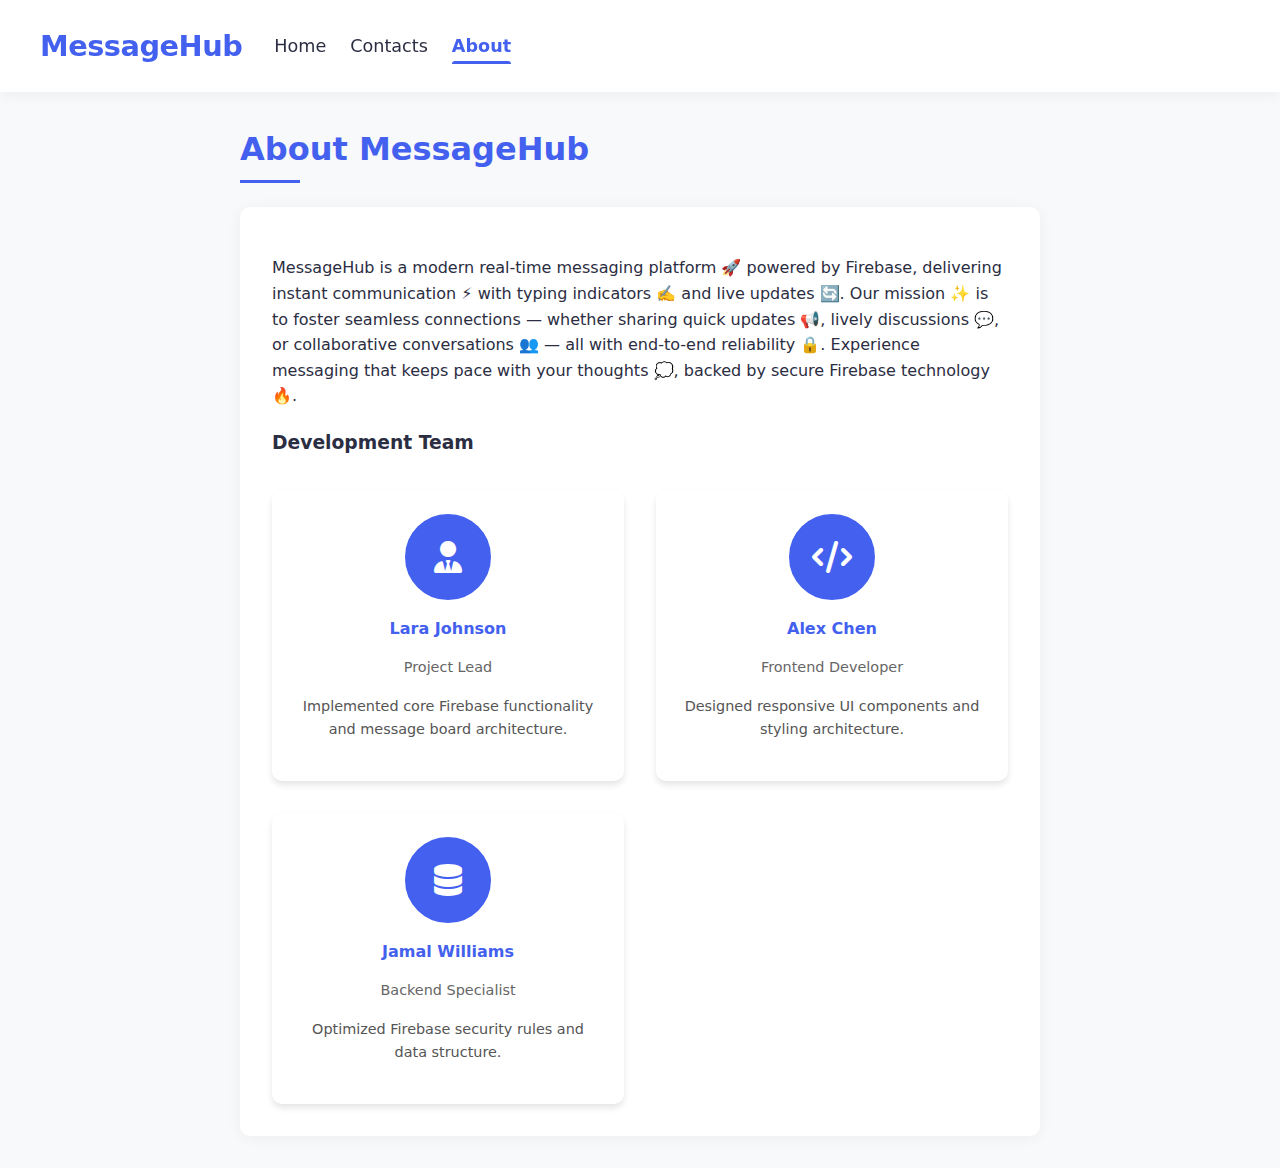
<file: about.html>
<!DOCTYPE html>
<html lang="en">
  <head>
    <meta charset="UTF-8" />
    <meta name="viewport" content="width=device-width, initial-scale=1.0" />
    <title>MessageHub | About Us</title>
    <link rel="stylesheet" href="styles/main.css" />
    <link
      rel="stylesheet"
      href="https://cdnjs.cloudflare.com/ajax/libs/font-awesome/6.4.0/css/all.min.css"
    />
  </head>
  <body>
    <header class="main-header">
      <div class="header-container">
        <h1 class="logo">MessageHub</h1>
        <nav class="main-nav">
          <ul>
            <li><a href="index.html">Home</a></li>
            <li><a href="contacts.html">Contacts</a></li>
            <li><a href="about.html" class="active">About</a></li>
          </ul>
        </nav>
      </div>
    </header>

    <main class="page-content">
      <h2>About MessageHub</h2>
      <div class="about-card">
        <p class="about-description">
          MessageHub is a modern real-time messaging platform 🚀 powered by Firebase, delivering instant communication ⚡ with typing indicators ✍️ and live updates 🔄. Our mission ✨ is to foster seamless connections — whether sharing quick updates 📢, lively discussions 💬, or collaborative conversations 👥 — all with end-to-end reliability 🔒. Experience messaging that keeps pace with your thoughts 💭, backed by secure Firebase technology 🔥.
        </p>

        <h3>Development Team</h3>
        <div class="team-members">
          <div class="team-member">
            <div class="member-avatar">
              <i class="fas fa-user-tie"></i>
            </div>
            <h4 class="member-name">Lara Johnson</h4>
            <p class="member-role">Project Lead</p>
            <div class="member-bio">
              <p>
                Implemented core Firebase functionality and message board
                architecture.
              </p>
            </div>
          </div>

          <div class="team-member">
            <div class="member-avatar">
              <i class="fas fa-code"></i>
            </div>
            <h4 class="member-name">Alex Chen</h4>
            <p class="member-role">Frontend Developer</p>
            <div class="member-bio">
              <p>Designed responsive UI components and styling architecture.</p>
            </div>
          </div>
          <div class="team-member">
            <div class="member-avatar">
              <i class="fas fa-database"></i>
            </div>
            <h4 class="member-name">Jamal Williams</h4>
            <p class="member-role">Backend Specialist</p>
            <div class="member-bio">
              <p>Optimized Firebase security rules and data structure.</p>
            </div>
          </div>
        </div>
      </div>
    </main>
  </body>
</html>
</file>
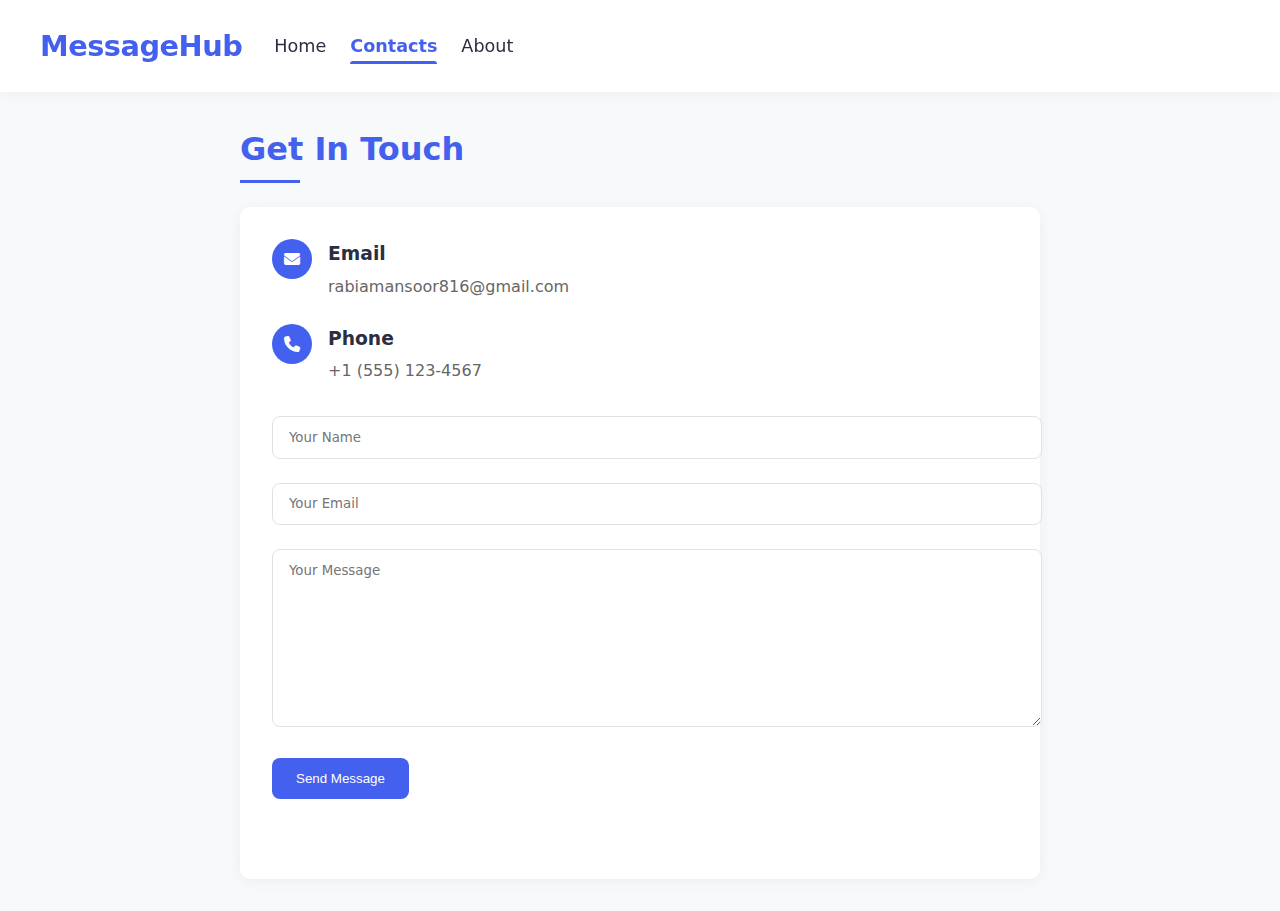
<file: contacts.html>
<!DOCTYPE html>
<html lang="en">
  <head>
    <meta charset="UTF-8" />
    <meta name="viewport" content="width=device-width, initial-scale=1.0" />
    <title>MessageHub | Contacts</title>
    <link rel="stylesheet" href="styles/main.css" />
    <link
      rel="stylesheet"
      href="https://cdnjs.cloudflare.com/ajax/libs/font-awesome/6.4.0/css/all.min.css"
    />
  </head>
  <body>
    <header class="main-header">
      <div class="header-container">
        <h1 class="logo">MessageHub</h1>
        <nav class="main-nav">
          <ul>
            <li><a href="index.html">Home</a></li>
            <li><a href="contacts.html" class="active">Contacts</a></li>
            <li><a href="about.html">About</a></li>
          </ul>
        </nav>
      </div>
    </header>

    <main class="page-content">
      <h2>Get In Touch</h2>
      <div class="contact-card">
        <div class="contact-methods">
          <div class="contact-item">
            <div class="contact-icon">
              <i class="fas fa-envelope"></i>
            </div>
            <div class="contact-details">
              <h3>Email</h3>
              <p>rabiamansoor816@gmail.com</p>
            </div>
          </div>

          <div class="contact-item">
            <div class="contact-icon">
              <i class="fas fa-phone"></i>
            </div>
            <div class="contact-details">
              <h3>Phone</h3>
              <p>+1 (555) 123-4567</p>
            </div>
          </div>
        </div>

        <form id="contact-form" class="contact-form">
          <div class="form-group">
            <input type="text" name="name" placeholder="Your Name" required />
          </div>
          <div class="form-group">
            <input
              type="email"
              name="email"
              placeholder="Your Email"
              required
            />
          </div>
          <div class="form-group">
            <textarea
              name="message"
              placeholder="Your Message"
              required
            ></textarea>
          </div>
          <button type="submit" class="send-button" id="send-btn-contact">
            Send Message
          </button>
          <div id="form-status"></div>
        </form>
      </div>
    </main>
    <script src="scripts/contact.js" defer></script>
  </body>
</html>
</file>
<file: styles/main.css>
:root {
  --primary-color: #4361ee;
  --text-color: #2b2d42;
  --light-bg: #f8f9fa;
  --shadow: 0 2px 15px rgba(0, 0, 0, 0.05);
}

body {
  font-family: "Segoe UI", system-ui, sans-serif;
  margin: 0;
  color: var(--text-color);
  background-color: var(--light-bg);
  line-height: 1.6;
}

.main-header {
  background: white;
  box-shadow: var(--shadow);
  position: sticky;
  top: 0;
  z-index: 100;
}

.header-container {
  display: flex;
  align-items: center;
  max-width: 1200px;
  margin: 0 auto;
  padding: 1rem 2rem;
}

.logo {
  margin: 0;
  font-size: 1.8rem;
  font-weight: 700;
  color: var(--primary-color);
  letter-spacing: -0.5px;
}

.main-nav ul {
  display: flex;
  gap: 1.5rem;
  list-style: none;
  margin-left: 2rem;
  padding: 0;
}

.main-nav a {
  text-decoration: none;
  color: var(--text-color);
  font-weight: 500;
  font-size: 1.1rem;
  padding: 0.5rem 0;
  position: relative;
  transition: color 0.3s ease;
}

.main-nav a:hover {
  color: var(--primary-color);
}

.main-nav a.active {
  color: var(--primary-color);
  font-weight: 600;
}

.main-nav a.active::after {
  content: "";
  position: absolute;
  bottom: 0;
  left: 0;
  width: 100%;
  height: 3px;
  background: var(--primary-color);
  border-radius: 3px 3px 0 0;
}

.message-board-container {
  max-width: 800px;
  margin: 2rem auto;
  padding: 0 1.5rem;
}

.status-bar {
  display: flex;
  justify-content: space-between;
  margin-bottom: 1rem;
  font-size: 0.9rem;
  color: #666;
}

#firebase-status i {
  margin-right: 5px;
}

.message-list {
  background: white;
  border-radius: 10px;
  box-shadow: var(--shadow);
  padding: 1.5rem;
  max-height: 60vh;
  overflow-y: auto;
  margin-bottom: 1.5rem;
  display: flex;
  flex-direction: column-reverse;
  scroll-behavior: smooth;
}

.message {
  padding: 1rem;
  border-bottom: 1px solid #f0f0f0;
  display: flex;
  gap: 1rem;
  animation: fadeIn 0.3s ease;
}

@keyframes fadeIn {
  from {
    opacity: 0;
    transform: translateY(10px);
  }
  to {
    opacity: 1;
    transform: translateY(0);
  }
}

.message:last-child {
  border-bottom: none;
}

.message-avatar {
  width: 40px;
  height: 40px;
  background: #e9ecef;
  border-radius: 50%;
  display: flex;
  align-items: center;
  justify-content: center;
  color: #495057;
  font-weight: bold;
  flex-shrink: 0;
  text-transform: uppercase;
}

.message-content {
  flex-grow: 1;
}

.message-header {
  display: flex;
  justify-content: space-between;
  align-items: baseline;
  margin-bottom: 0.5rem;
}

.message-author {
  font-weight: 600;
  color: var(--primary-color);
}

.message-time {
  font-size: 0.75rem;
  color: #adb5bd;
}

.message-text {
  margin: 0;
  line-height: 1.5;
  word-break: break-word;
}

.message-form {
  background: white;
  padding: 1.5rem;
  border-radius: 10px;
  box-shadow: var(--shadow);
}

.input-group {
  display: flex;
  gap: 0.5rem;
}

#author-input,
#message-input {
  padding: 0.8rem 1rem;
  border: 1px solid #dee2e6;
  border-radius: 8px;
  font-size: 1rem;
  transition: border 0.2s;
}

#author-input {
  width: 120px;
}

#message-input {
  flex-grow: 1;
}

#author-input:focus,
#message-input:focus {
  outline: none;
  border-color: var(--primary-color);
  box-shadow: 0 0 0 3px rgba(67, 97, 238, 0.1);
}

.typing-indicator {
  display: none;
  align-items: center;
  background: #f1f3f4;
  border-radius: 18px;
  padding: 8px 12px;
  margin-top: 8px;
  width: fit-content;
  animation: fadeIn 0.3s ease;
}

.typing-content {
  display: flex;
  align-items: center;
  gap: 6px;
}

.typing-dots {
  display: flex;
  gap: 4px;
}

.typing-dots span {
  display: inline-block;
  width: 8px;
  height: 8px;
  background: #5f6368;
  border-radius: 50%;
  animation: bounce 1.4s infinite both;
}

.typing-dots span:nth-child(2) {
  animation-delay: 0.2s;
}

.typing-dots span:nth-child(3) {
  animation-delay: 0.4s;
}

@keyframes bounce {
  0%,
  80%,
  100% {
    transform: scale(0);
  }
  40% {
    transform: scale(1);
  }
}

@keyframes fadeIn {
  from {
    opacity: 0;
  }
  to {
    opacity: 1;
  }
}

.send-button {
  background: var(--primary-color);
  color: white;
  border: none;
  border-radius: 8px;
  padding: 0.8rem 1rem;
  cursor: pointer;
  font-weight: 500;
  transition: all 0.2s ease;
  width: 100%;
  display: flex;
  align-items: center;
  justify-content: center;
  gap: 0.5rem;
}

.send-button i {
  font-size: 1rem;
}

@media (min-width: 768px) {
  .send-button {
    width: auto;
    padding: 0.8rem 1.5rem;
  }
}

.send-button:hover,
.send-button:focus {
  background: #3a56d4;
  transform: translateY(-1px);
  box-shadow: 0 2px 5px rgba(0, 0, 0, 0.1);
}

.send-button:active {
  transform: translateY(0);
}

@media (max-width: 767px) {
  .input-group {
    flex-direction: column;
    gap: 0.8rem;
  }

  #author-input,
  #message-input {
    width: 100%;
    box-sizing: border-box;
  }

  .send-button {
    margin-top: 0.5rem;
  }
}

.send-button.loading {
  pointer-events: none;
  opacity: 0.8;
}

@keyframes float {
  0%,
  100% {
    transform: translateY(0);
  }
  50% {
    transform: translateY(-3px);
  }
}

.send-button:hover i {
  animation: float 1.5s ease-in-out infinite;
}

.post-status {
  margin-top: 0.5rem;
  font-size: 0.9rem;
  min-height: 1.2rem;
}

@media (max-width: 768px) {
  .header-container {
    flex-direction: column;
    padding: 1rem;
  }

  .main-nav ul {
    margin: 1rem 0 0;
    gap: 1rem;
  }

  .input-group {
    flex-direction: column;
    line-height: 1.8rem;
  }

  #author-input {
    width: 100%;
  }
}

.page-content {
  max-width: 800px;
  margin: 2rem auto;
  padding: 0 1.5rem;
}

.page-content h2 {
  color: var(--primary-color);
  font-size: 2rem;
  margin-bottom: 1.5rem;
  position: relative;
  padding-bottom: 0.5rem;
}

.page-content h2::after {
  content: "";
  position: absolute;
  bottom: 0;
  left: 0;
  width: 60px;
  height: 3px;
  background: var(--primary-color);
}

.contact-card {
  background: white;
  border-radius: 10px;
  box-shadow: var(--shadow);
  padding: 2rem;
  margin-top: 1rem;
}

.contact-methods {
  display: grid;
  gap: 1.5rem;
}

.contact-item {
  display: flex;
  align-items: flex-start;
  gap: 1rem;
}

.contact-icon {
  background: var(--primary-color);
  color: white;
  width: 40px;
  height: 40px;
  border-radius: 50%;
  display: flex;
  align-items: center;
  justify-content: center;
  flex-shrink: 0;
}

.contact-details h3 {
  margin: 0 0 0.3rem;
  color: var(--text-color);
}

.contact-details p {
  margin: 0;
  color: #666;
}

.contact-form {
  margin-top: 2rem;
}

.form-group {
  margin-bottom: 1.5rem;
}

.form-group label {
  display: block;
  margin-bottom: 0.5rem;
  font-weight: 500;
}

.form-group input,
.form-group textarea {
  width: 100%;
  padding: 0.8rem;
  border: 1px solid #ddd;
  border-radius: 6px;
  font-family: inherit;
}

.form-group textarea {
  min-height: 120px;
}

.submit-btn {
  background: var(--primary-color);
  color: white;
  border: none;
  padding: 0.8rem 1.5rem;
  border-radius: 6px;
  cursor: pointer;
  font-weight: 500;
  transition: background 0.2s;
}

.submit-btn:hover {
  background: #3a56d4;
}

.about-card {
  background: white;
  border-radius: 10px;
  box-shadow: var(--shadow);
  padding: 2rem;
  margin-top: 1rem;
}

.team-members {
  display: grid;
  gap: 1.5rem;
  grid-template-columns: repeat(auto-fill, minmax(250px, 1fr));
  margin-top: 2rem;
}

.team-member {
  text-align: center;
  padding: 1.5rem;
  border-radius: 8px;
  transition: transform 0.3s;
}

.team-member:hover {
  transform: translateY(-5px);
}

.member-avatar {
  width: 100px;
  height: 100px;
  border-radius: 50%;
  object-fit: cover;
  margin: 0 auto 1rem;
  border: 3px solid var(--primary-color);
}

.member-name {
  margin: 0.5rem 0;
  color: var(--primary-color);
}

.member-role {
  color: #666;
  font-size: 0.9rem;
  margin-bottom: 1rem;
}

@media (max-width: 600px) {
  .team-members {
    grid-template-columns: 1fr;
  }

  .contact-methods {
    grid-template-columns: 1fr;
  }
}

.contact-form {
  margin-top: 2rem;
  animation: fadeIn 0.5s ease;
  padding-bottom: 3rem;
}

@keyframes fadeIn {
  from {
    opacity: 0;
    transform: translateY(20px);
  }
  to {
    opacity: 1;
    transform: translateY(0);
  }
}

.form-group {
  margin-bottom: 1.5rem;
}

.form-group label {
  display: block;
  margin-bottom: 0.5rem;
  font-weight: 500;
  color: var(--text-color);
}

.form-group input,
.form-group textarea {
  width: 100%;
  padding: 0.8rem 1rem;
  border: 1px solid #dee2e6;
  border-radius: 8px;
  font-family: inherit;
  transition: all 0.3s ease;
}

.form-group input:focus,
.form-group textarea:focus {
  outline: none;
  border-color: var(--primary-color);
  box-shadow: 0 0 0 3px rgba(67, 97, 238, 0.1);
}

.form-group textarea {
  min-height: 150px;
  resize: vertical;
}

.form-status {
  margin-top: 1rem;
  padding: 0.8rem;
  border-radius: 8px;
  font-weight: 500;
  text-align: center;
  background-color: #f8f9fa;
}

.fa-spinner {
  margin-right: 8px;
}
.team-members {
  display: grid;
  gap: 2rem;
  grid-template-columns: repeat(auto-fit, minmax(280px, 1fr));
  margin-top: 2rem;
}

.team-member {
  background: white;
  border-radius: 10px;
  padding: 1.5rem;
  box-shadow: 0 4px 6px rgba(0, 0, 0, 0.1);
  transition: transform 0.3s ease;
  text-align: center;
}

.team-member:hover {
  transform: translateY(-5px);
}

.member-avatar {
  width: 80px;
  height: 80px;
  background: var(--primary-color);
  color: white;
  border-radius: 50%;
  display: flex;
  align-items: center;
  justify-content: center;
  margin: 0 auto 1rem;
  font-size: 2rem;
}

.member-name {
  color: var(--primary-color);
  margin: 0.5rem 0;
}

.member-role {
  color: #666;
  font-weight: 500;
  margin-bottom: 1rem;
}

.member-bio {
  font-size: 0.9rem;
  color: #555;
  margin: 1rem 0;
}

.member-contacts {
  display: flex;
  justify-content: center;
  gap: 1rem;
}

.member-contacts a {
  color: var(--primary-color);
  font-size: 1.2rem;
  transition: color 0.2s;
}

.member-contacts a:hover {
  color: #3a56d4;
}

@media (max-width: 768px) {
  .team-members {
    grid-template-columns: 1fr;
  }
}
</file>
